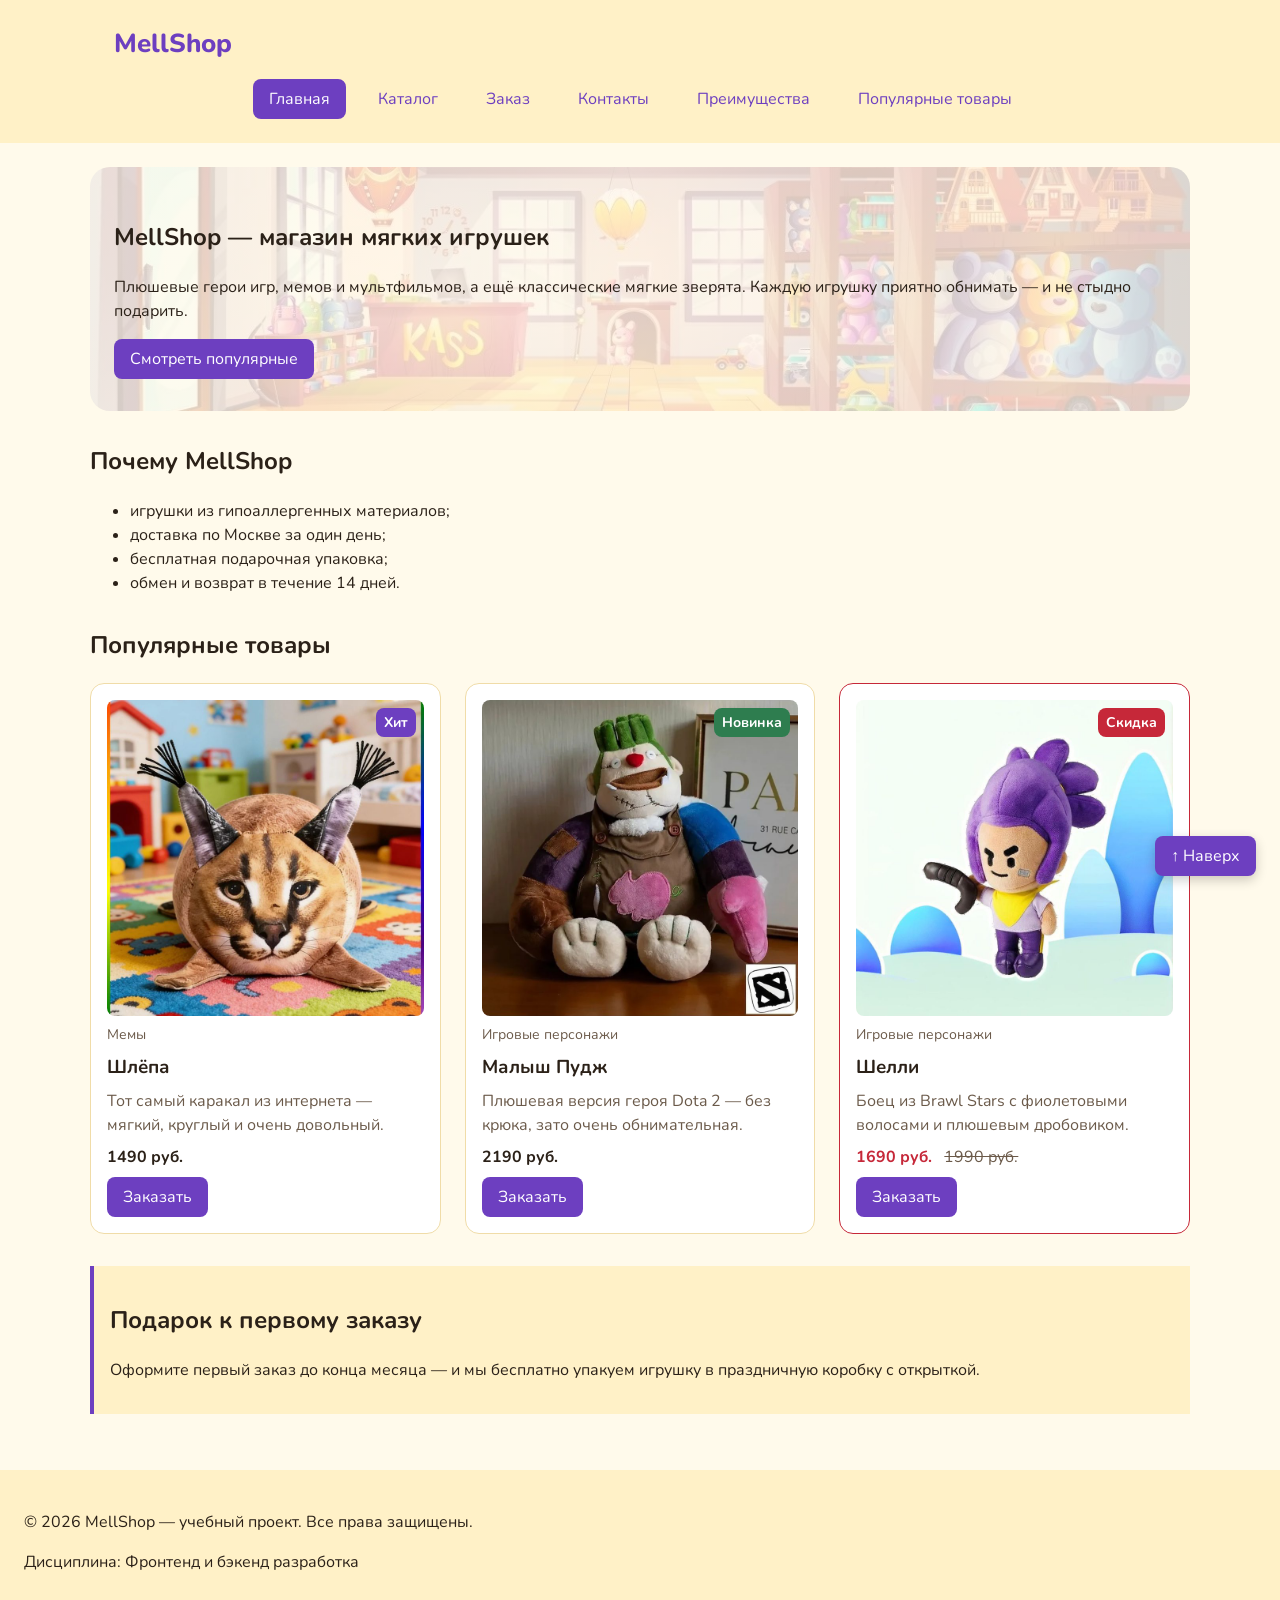
<file: index.html>
<!DOCTYPE html>
<html lang="ru">
<head>
  <meta charset="UTF-8">
  <meta name="viewport" content="width=device-width, initial-scale=1.0">
  <meta name="description" content="Главная страница магазина мягких игрушек MellShop: популярные товары, преимущества и форма заявки.">
  <meta property="og:type" content="website">
  <meta property="og:title" content="MellShop — магазин мягких игрушек">
  <meta property="og:description" content="Плюшевые герои игр, мемов и мультфильмов и классические мягкие зверята.">
  <meta property="og:image" content="https://aleksandr5325.github.io/kr1-html-css-shop/images/preview.jpg">
  <title>MellShop — магазин мягких игрушек</title>
  <link rel="stylesheet" href="css/style.css">
  <script src="js/main.js" defer></script>
</head>
<body>
  <a class="button button--primary skip-link" href="#main">Перейти к содержимому</a>
  <header class="site-header">
    <div class="site-header__inner">
      <a class="site-header__logo" href="index.html">MellShop</a>

      <nav class="site-nav" aria-label="Основная навигация">
        <ul class="site-nav__list">
          <li class="site-nav__item"><a class="site-nav__link site-nav__link--active" href="index.html" aria-current="page">Главная</a></li>
          <li class="site-nav__item"><a class="site-nav__link" href="catalog.html">Каталог</a></li>
          <li class="site-nav__item"><a class="site-nav__link" href="order.html">Заказ</a></li>
          <li class="site-nav__item"><a class="site-nav__link" href="contacts.html">Контакты</a></li>
          <li class="site-nav__item"><a class="site-nav__link" href="index.html#advantages">Преимущества</a></li>
          <li class="site-nav__item"><a class="site-nav__link" href="index.html#popular">Популярные товары</a></li>
        </ul>
      </nav>
    </div>
  </header>

  <main id="main">
    <section class="hero">
      <h1>MellShop — магазин мягких игрушек</h1>
      <p>
        Плюшевые герои игр, мемов и мультфильмов, а ещё классические мягкие зверята.
        Каждую игрушку приятно обнимать — и не стыдно подарить.
      </p>
      <a class="button button--primary" href="#popular">Смотреть популярные</a>
    </section>

    <section class="section" id="advantages">
      <h2 class="section__title">Почему MellShop</h2>

      <ul class="advantages-list">
        <li>игрушки из гипоаллергенных материалов;</li>
        <li>доставка по Москве за один день;</li>
        <li>бесплатная подарочная упаковка;</li>
        <li>обмен и возврат в течение 14 дней.</li>
      </ul>
    </section>

    <section class="section" id="popular">
      <h2 class="section__title">Популярные товары</h2>

      <div class="products-grid">
        <article class="product-card">
          <span class="product-card__badge">Хит</span>
          <img
            class="product-card__image"
            src="images/shlepa.jpg"
            alt="Мягкая игрушка Шлёпа — каракал с большими ушами"
            width="800"
            height="800"
          >
          <p class="product-card__category">Мемы</p>
          <h3 class="product-card__title">Шлёпа</h3>
          <p class="product-card__description">Тот самый каракал из интернета — мягкий, круглый и очень довольный.</p>
          <p class="product-card__price">1490 руб.</p>
          <button
            class="button button--primary product-card__button"
            type="button"
            data-product="Шлёпа"
          >
            Заказать
          </button>
        </article>

        <article class="product-card">
          <span class="product-card__badge product-card__badge--new">Новинка</span>
          <img
            class="product-card__image"
            src="images/pudge.jpg"
            alt="Мягкая игрушка Малыш Пудж из Dota 2"
            width="800"
            height="800"
          >
          <p class="product-card__category">Игровые персонажи</p>
          <h3 class="product-card__title">Малыш Пудж</h3>
          <p class="product-card__description">Плюшевая версия героя Dota 2 — без крюка, зато очень обнимательная.</p>
          <p class="product-card__price">2190 руб.</p>
          <button
            class="button button--primary product-card__button"
            type="button"
            data-product="Малыш Пудж"
          >
            Заказать
          </button>
        </article>

        <article class="product-card product-card--discount">
          <span class="product-card__badge product-card__badge--sale">Скидка</span>
          <img
            class="product-card__image"
            src="images/shelly.jpg"
            alt="Мягкая игрушка Шелли из Brawl Stars с фиолетовыми волосами"
            width="800"
            height="800"
          >
          <p class="product-card__category">Игровые персонажи</p>
          <h3 class="product-card__title">Шелли</h3>
          <p class="product-card__description">Боец из Brawl Stars с фиолетовыми волосами и плюшевым дробовиком.</p>
          <p class="product-card__price">
            1690 руб.
            <s class="product-card__old-price">1990 руб.</s>
          </p>
          <button
            class="button button--primary product-card__button"
            type="button"
            data-product="Шелли"
          >
            Заказать
          </button>
        </article>
      </div>
    </section>

    <aside class="aside-info">
      <h2>Подарок к первому заказу</h2>
      <p>
        Оформите первый заказ до конца месяца — и мы бесплатно упакуем игрушку
        в праздничную коробку с открыткой.
      </p>
    </aside>
  </main>

  <footer class="site-footer" id="contacts">
    <p>&copy; 2026 MellShop — учебный проект. Все права защищены.</p>
    <p>Дисциплина: Фронтенд и бэкенд разработка</p>
  </footer>

  <a class="button button--primary to-top" href="#">↑ Наверх</a>

  <dialog class="order-dialog" id="order-dialog" aria-labelledby="order-dialog-title">
    <h2 class="order-dialog__title" id="order-dialog-title">Оформление заявки</h2>

    <form class="order-form" id="order-form" action="#" method="post" novalidate>
      <input id="selected-product" name="selected-product" type="hidden">

      <div class="order-form__field">
        <label class="order-form__label" for="order-name">Имя</label>
        <input
          class="order-form__input"
          id="order-name"
          name="name"
          type="text"
          placeholder="Введите ваше имя"
          minlength="2"
          autocomplete="given-name"
          required
        >
      </div>

      <div class="order-form__field">
        <label class="order-form__label" for="order-email">E-mail</label>
        <input
          class="order-form__input"
          id="order-email"
          name="email"
          type="email"
          placeholder="example@mail.ru"
          autocomplete="email"
          required
        >
      </div>

      <div class="order-form__field">
        <label class="order-form__label" for="order-phone">Телефон</label>
        <input
          class="order-form__input"
          id="order-phone"
          name="phone"
          type="tel"
          inputmode="tel"
          placeholder="+7 (900) 000-00-00"
          pattern="^\+7 \(\d{3}\) \d{3}-\d{2}-\d{2}$"
          required
        >
        <small class="order-form__hint">Формат: +7 (900) 000-00-00</small>
      </div>

      <div class="order-form__field">
        <label class="order-form__label" for="order-date">Дата связи</label>
        <input
          class="order-form__input"
          id="order-date"
          name="date"
          type="date"
        >
      </div>

      <div class="order-form__field">
        <label class="order-form__label" for="order-topic">Тема заявки</label>
        <select class="order-form__select" id="order-topic" name="topic" required>
          <option value="">Выберите тему</option>
          <option value="product">Заказ товара</option>
          <option value="consultation">Консультация</option>
          <option value="delivery">Доставка</option>
        </select>
      </div>

      <div class="order-form__field">
        <label class="order-form__label" for="order-comment">Комментарий</label>
        <textarea
          class="order-form__textarea"
          id="order-comment"
          name="comment"
          rows="4"
          placeholder="Укажите дополнительную информацию"
        ></textarea>
      </div>

      <div class="order-form__field order-form__field--checkbox">
        <label class="order-form__label">
          <input
            id="order-agreement"
            name="agreement"
            type="checkbox"
            required
          >
          Я согласен на обработку данных
        </label>
      </div>

      <div class="order-form__actions">
        <button class="button button--secondary" type="button" id="close-order-dialog">
          Закрыть
        </button>
        <button class="button button--primary" type="submit">
          Отправить заявку
        </button>
      </div>
    </form>
  </dialog>

  <p class="success-message" id="success-message" hidden>
    Форма успешно отправлена!
  </p>
</body>
</html>
</file>
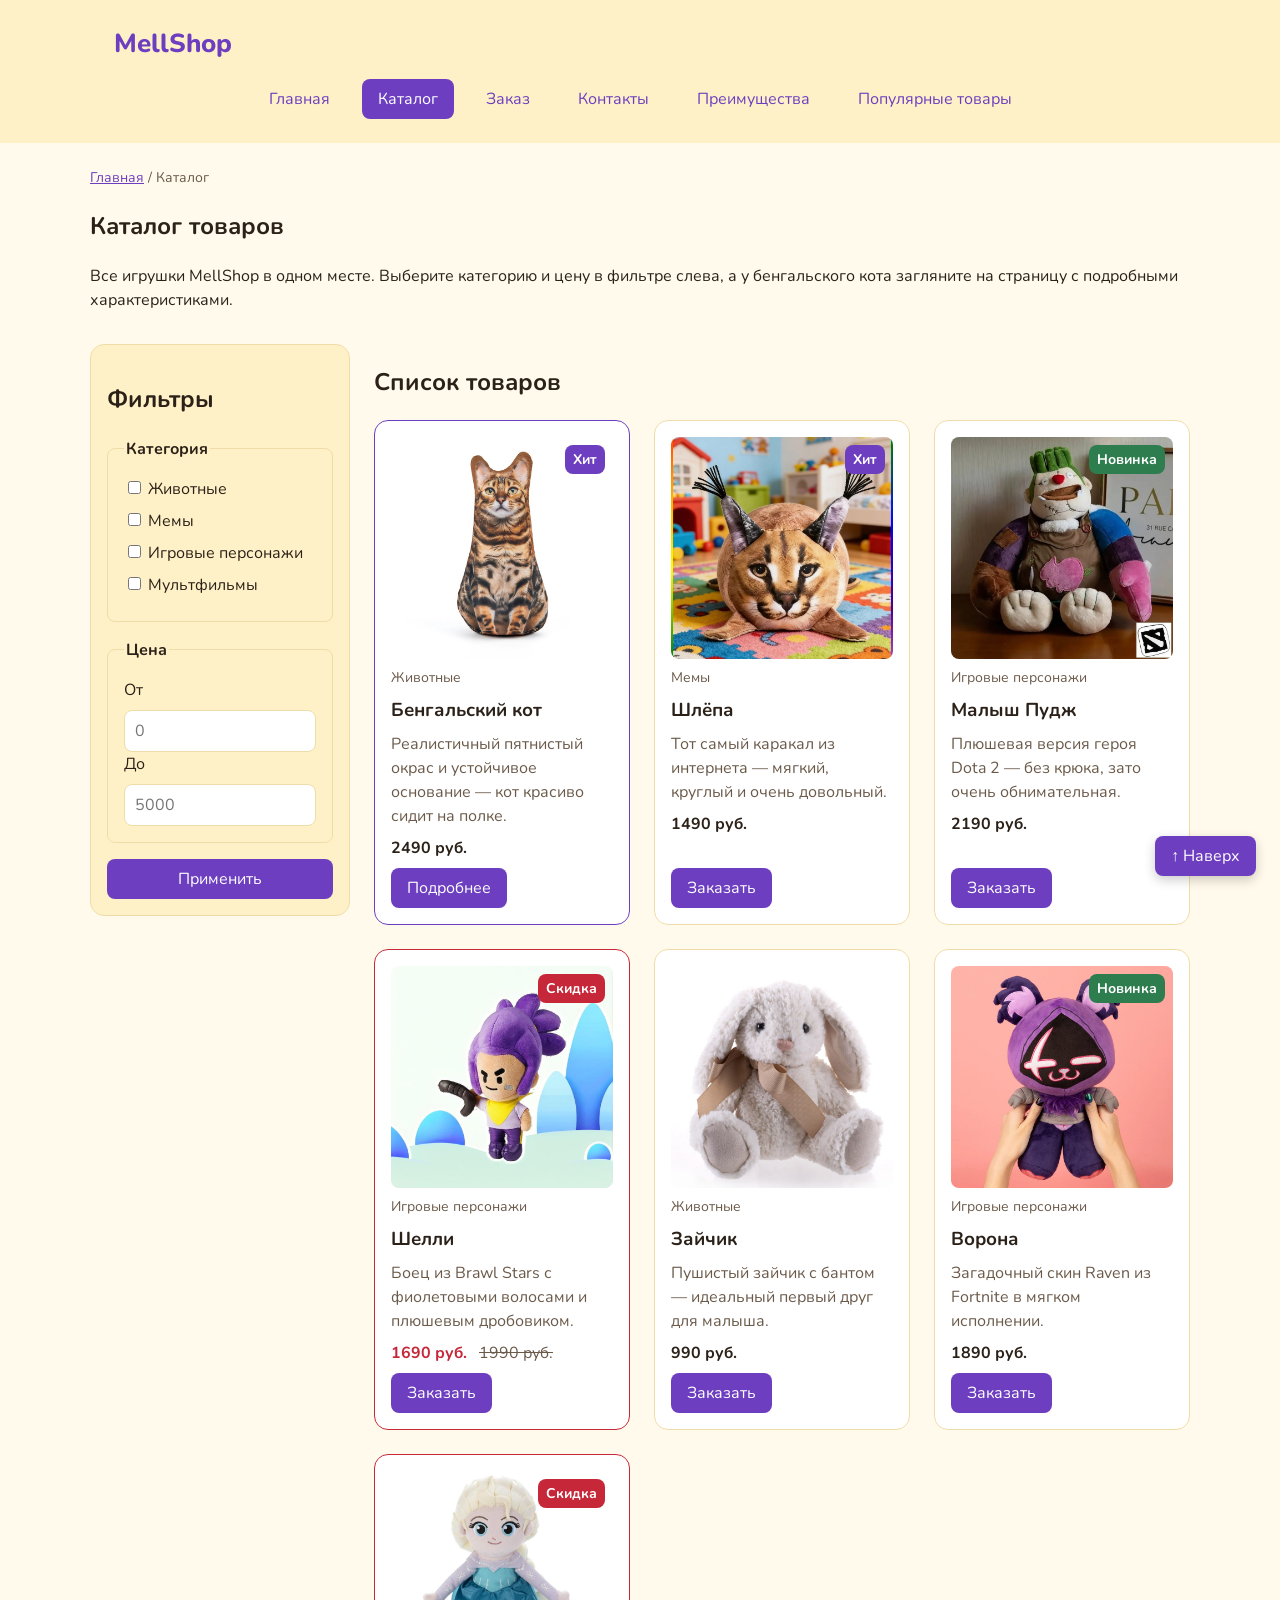
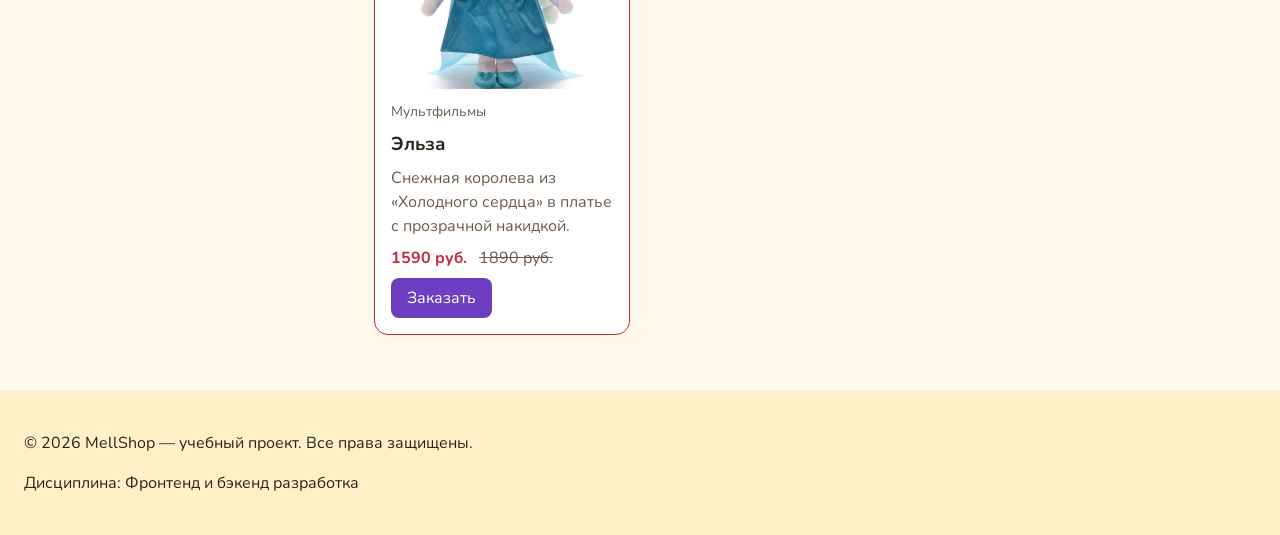
<file: catalog.html>
<!DOCTYPE html>
<html lang="ru">
<head>
  <meta charset="UTF-8">
  <meta name="viewport" content="width=device-width, initial-scale=1.0">
  <meta name="description" content="Каталог товаров магазина мягких игрушек MellShop.">
  <meta property="og:type" content="website">
  <meta property="og:title" content="Каталог товаров — MellShop">
  <meta property="og:description" content="Каталог товаров магазина мягких игрушек MellShop.">
  <meta property="og:image" content="https://aleksandr5325.github.io/kr1-html-css-shop/images/preview.jpg">
  <title>Каталог товаров — MellShop</title>
  <link rel="stylesheet" href="css/style.css">
</head>
<body>
  <a class="button button--primary skip-link" href="#main">Перейти к содержимому</a>
  <header class="site-header">
    <div class="site-header__inner">
      <a class="site-header__logo" href="index.html">MellShop</a>

      <nav class="site-nav" aria-label="Основная навигация">
        <ul class="site-nav__list">
          <li class="site-nav__item"><a class="site-nav__link" href="index.html">Главная</a></li>
          <li class="site-nav__item"><a class="site-nav__link site-nav__link--active" href="catalog.html" aria-current="page">Каталог</a></li>
          <li class="site-nav__item"><a class="site-nav__link" href="order.html">Заказ</a></li>
          <li class="site-nav__item"><a class="site-nav__link" href="contacts.html">Контакты</a></li>
          <li class="site-nav__item"><a class="site-nav__link" href="index.html#advantages">Преимущества</a></li>
          <li class="site-nav__item"><a class="site-nav__link" href="index.html#popular">Популярные товары</a></li>
        </ul>
      </nav>
    </div>
  </header>

  <main id="main">
    <nav class="breadcrumbs" aria-label="Хлебные крошки">
      <a class="breadcrumbs__link" href="index.html">Главная</a>
      <span class="breadcrumbs__current" aria-current="page">Каталог</span>
    </nav>

    <section class="section">
      <h1>Каталог товаров</h1>
      <p>
        Все игрушки MellShop в одном месте. Выберите категорию и цену в фильтре
        слева, а у бенгальского кота загляните на страницу с подробными характеристиками.
      </p>
    </section>

    <section class="catalog-layout">
      <aside class="catalog-filters">
        <h2>Фильтры</h2>

        <form class="filters-form" action="#" method="get">
          <fieldset class="filters-form__group">
            <legend class="filters-form__legend">Категория</legend>

            <label class="filters-form__label">
              <input type="checkbox" name="category" value="animals">
              Животные
            </label>

            <label class="filters-form__label">
              <input type="checkbox" name="category" value="memes">
              Мемы
            </label>

            <label class="filters-form__label">
              <input type="checkbox" name="category" value="games">
              Игровые персонажи
            </label>

            <label class="filters-form__label">
              <input type="checkbox" name="category" value="cartoons">
              Мультфильмы
            </label>
          </fieldset>

          <fieldset class="filters-form__group">
            <legend class="filters-form__legend">Цена</legend>

            <label class="filters-form__label" for="price-from">От</label>
            <input class="filters-form__input" id="price-from" name="price-from" type="number" min="0" placeholder="0">

            <label class="filters-form__label" for="price-to">До</label>
            <input class="filters-form__input" id="price-to" name="price-to" type="number" min="0" placeholder="5000">
          </fieldset>

          <button class="button button--primary" type="submit">Применить</button>
        </form>
      </aside>

      <section class="catalog-products">
        <h2>Список товаров</h2>

        <div class="products-grid">
          <article class="product-card product-card--featured">
            <span class="product-card__badge">Хит</span>
            <img
              class="product-card__image"
              src="images/bengal-cat.jpg"
              alt="Мягкая игрушка — бенгальский кот с пятнистым окрасом"
              width="800"
              height="800"
            >
            <p class="product-card__category">Животные</p>
            <h3 class="product-card__title">Бенгальский кот</h3>
            <p class="product-card__description">Реалистичный пятнистый окрас и устойчивое основание — кот красиво сидит на полке.</p>
            <p class="product-card__price">2490 руб.</p>
            <a class="button button--primary product-card__button" href="product.html">Подробнее</a>
          </article>

          <article class="product-card">
            <span class="product-card__badge">Хит</span>
            <img
              class="product-card__image"
              src="images/shlepa.jpg"
              alt="Мягкая игрушка Шлёпа — каракал с большими ушами"
              width="800"
              height="800"
            >
            <p class="product-card__category">Мемы</p>
            <h3 class="product-card__title">Шлёпа</h3>
            <p class="product-card__description">Тот самый каракал из интернета — мягкий, круглый и очень довольный.</p>
            <p class="product-card__price">1490 руб.</p>
            <a class="button button--primary product-card__button" href="order.html">Заказать</a>
          </article>

          <article class="product-card">
            <span class="product-card__badge product-card__badge--new">Новинка</span>
            <img
              class="product-card__image"
              src="images/pudge.jpg"
              alt="Мягкая игрушка Малыш Пудж из Dota 2"
              width="800"
              height="800"
            >
            <p class="product-card__category">Игровые персонажи</p>
            <h3 class="product-card__title">Малыш Пудж</h3>
            <p class="product-card__description">Плюшевая версия героя Dota 2 — без крюка, зато очень обнимательная.</p>
            <p class="product-card__price">2190 руб.</p>
            <a class="button button--primary product-card__button" href="order.html">Заказать</a>
          </article>

          <article class="product-card product-card--discount">
            <span class="product-card__badge product-card__badge--sale">Скидка</span>
            <img
              class="product-card__image"
              src="images/shelly.jpg"
              alt="Мягкая игрушка Шелли из Brawl Stars с фиолетовыми волосами"
              width="800"
              height="800"
            >
            <p class="product-card__category">Игровые персонажи</p>
            <h3 class="product-card__title">Шелли</h3>
            <p class="product-card__description">Боец из Brawl Stars с фиолетовыми волосами и плюшевым дробовиком.</p>
            <p class="product-card__price">
              1690 руб.
              <s class="product-card__old-price">1990 руб.</s>
            </p>
            <a class="button button--primary product-card__button" href="order.html">Заказать</a>
          </article>

          <article class="product-card">
            <img
              class="product-card__image"
              src="images/bunny.jpg"
              alt="Белый плюшевый зайчик с бантом"
              width="800"
              height="800"
            >
            <p class="product-card__category">Животные</p>
            <h3 class="product-card__title">Зайчик</h3>
            <p class="product-card__description">Пушистый зайчик с бантом — идеальный первый друг для малыша.</p>
            <p class="product-card__price">990 руб.</p>
            <a class="button button--primary product-card__button" href="order.html">Заказать</a>
          </article>

          <article class="product-card">
            <span class="product-card__badge product-card__badge--new">Новинка</span>
            <img
              class="product-card__image"
              src="images/raven.jpg"
              alt="Мягкая игрушка Ворона из Fortnite в фиолетовом капюшоне"
              width="800"
              height="800"
            >
            <p class="product-card__category">Игровые персонажи</p>
            <h3 class="product-card__title">Ворона</h3>
            <p class="product-card__description">Загадочный скин Raven из Fortnite в мягком исполнении.</p>
            <p class="product-card__price">1890 руб.</p>
            <a class="button button--primary product-card__button" href="order.html">Заказать</a>
          </article>

          <article class="product-card product-card--discount">
            <span class="product-card__badge product-card__badge--sale">Скидка</span>
            <img
              class="product-card__image"
              src="images/elsa.jpg"
              alt="Мягкая кукла Эльза из «Холодного сердца» в голубом платье"
              width="800"
              height="800"
            >
            <p class="product-card__category">Мультфильмы</p>
            <h3 class="product-card__title">Эльза</h3>
            <p class="product-card__description">Снежная королева из «Холодного сердца» в платье с прозрачной накидкой.</p>
            <p class="product-card__price">
              1590 руб.
              <s class="product-card__old-price">1890 руб.</s>
            </p>
            <a class="button button--primary product-card__button" href="order.html">Заказать</a>
          </article>
        </div>
      </section>
    </section>
  </main>

  <footer class="site-footer">
    <p>&copy; 2026 MellShop — учебный проект. Все права защищены.</p>
    <p>Дисциплина: Фронтенд и бэкенд разработка</p>
  </footer>

  <a class="button button--primary to-top" href="#">↑ Наверх</a>

</body>
</html>
</file>
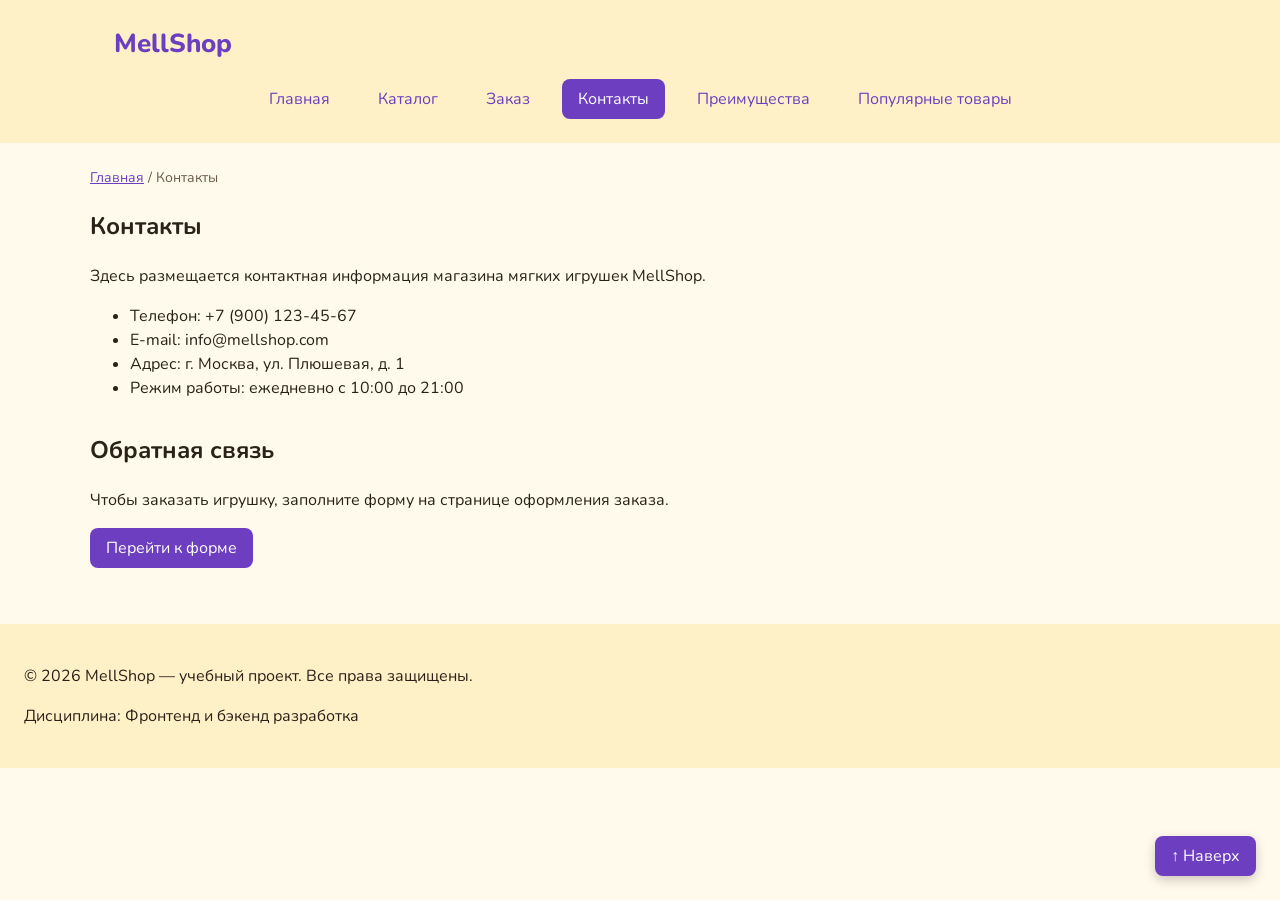
<file: contacts.html>
<!DOCTYPE html>
<html lang="ru">
<head>
  <meta charset="UTF-8">
  <meta name="viewport" content="width=device-width, initial-scale=1.0">
  <meta name="description" content="Контактная информация магазина мягких игрушек MellShop.">
  <meta property="og:type" content="website">
  <meta property="og:title" content="Контакты — MellShop">
  <meta property="og:description" content="Контактная информация магазина мягких игрушек MellShop.">
  <meta property="og:image" content="https://aleksandr5325.github.io/kr1-html-css-shop/images/preview.jpg">
  <title>Контакты — MellShop</title>
  <link rel="stylesheet" href="css/style.css">
</head>
<body>
  <a class="button button--primary skip-link" href="#main">Перейти к содержимому</a>
  <header class="site-header">
    <div class="site-header__inner">
      <a class="site-header__logo" href="index.html">MellShop</a>

      <nav class="site-nav" aria-label="Основная навигация">
        <ul class="site-nav__list">
          <li class="site-nav__item"><a class="site-nav__link" href="index.html">Главная</a></li>
          <li class="site-nav__item"><a class="site-nav__link" href="catalog.html">Каталог</a></li>
          <li class="site-nav__item"><a class="site-nav__link" href="order.html">Заказ</a></li>
          <li class="site-nav__item"><a class="site-nav__link site-nav__link--active" href="contacts.html" aria-current="page">Контакты</a></li>
          <li class="site-nav__item"><a class="site-nav__link" href="index.html#advantages">Преимущества</a></li>
          <li class="site-nav__item"><a class="site-nav__link" href="index.html#popular">Популярные товары</a></li>
        </ul>
      </nav>
    </div>
  </header>

  <main id="main">
    <nav class="breadcrumbs" aria-label="Хлебные крошки">
      <a class="breadcrumbs__link" href="index.html">Главная</a>
      <span class="breadcrumbs__current" aria-current="page">Контакты</span>
    </nav>

    <section class="section">
      <h1>Контакты</h1>
      <p>
        Здесь размещается контактная информация магазина мягких игрушек MellShop.
      </p>

      <ul>
        <li>Телефон: +7 (900) 123-45-67</li>
        <li>E-mail: info@mellshop.com</li>
        <li>Адрес: г. Москва, ул. Плюшевая, д. 1</li>
        <li>Режим работы: ежедневно с 10:00 до 21:00</li>
      </ul>
    </section>

    <section class="section" id="feedback">
      <h2 class="section__title">Обратная связь</h2>
      <p>
        Чтобы заказать игрушку, заполните форму на странице оформления заказа.
      </p>
      <a class="button button--primary" href="order.html">Перейти к форме</a>
    </section>
  </main>

  <footer class="site-footer">
    <p>&copy; 2026 MellShop — учебный проект. Все права защищены.</p>
    <p>Дисциплина: Фронтенд и бэкенд разработка</p>
  </footer>

  <a class="button button--primary to-top" href="#">↑ Наверх</a>

</body>
</html>
</file>
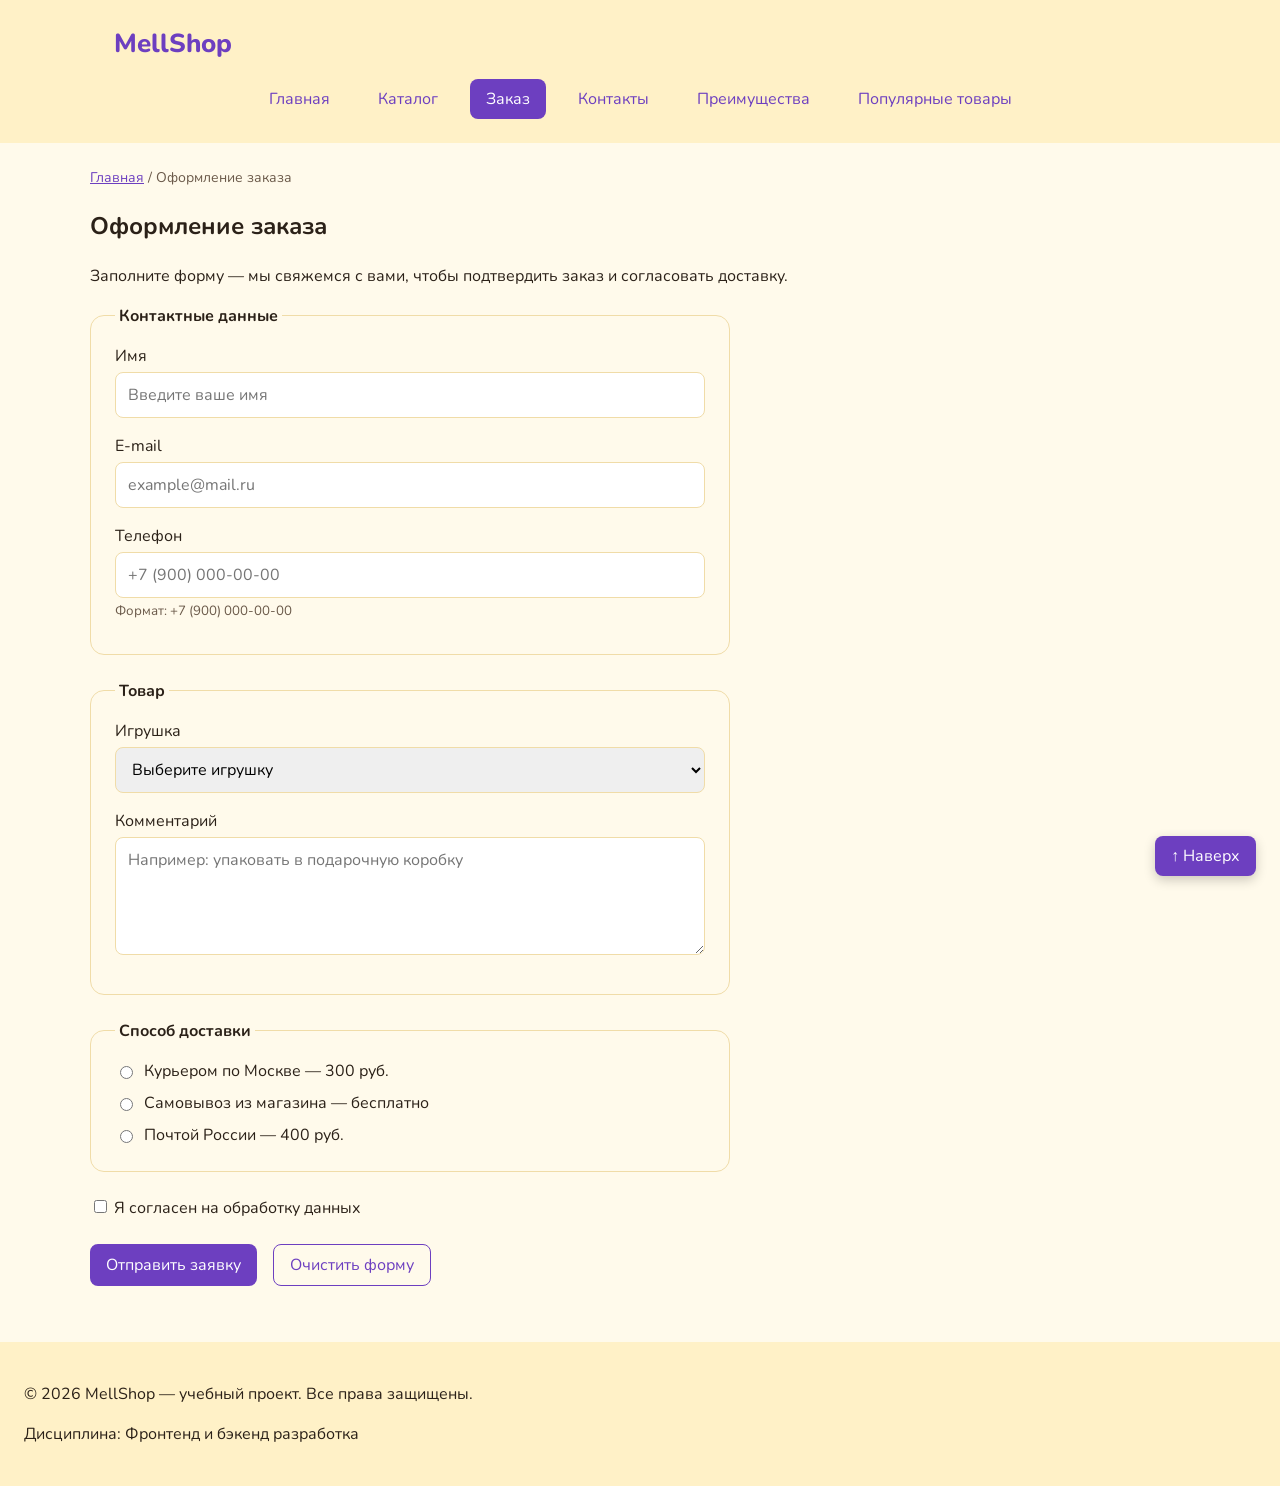
<file: order.html>
<!DOCTYPE html>
<html lang="ru">
<head>
  <meta charset="UTF-8">
  <meta name="viewport" content="width=device-width, initial-scale=1.0">
  <meta name="description" content="Оформление заказа мягкой игрушки в магазине MellShop: выбор товара, способа доставки и контактные данные.">
  <meta property="og:type" content="website">
  <meta property="og:title" content="Оформление заказа — MellShop">
  <meta property="og:description" content="Оформление заказа мягкой игрушки в магазине MellShop.">
  <meta property="og:image" content="https://aleksandr5325.github.io/kr1-html-css-shop/images/preview.jpg">
  <title>Оформление заказа — MellShop</title>
  <link rel="stylesheet" href="css/style.css">
</head>
<body>
  <a class="button button--primary skip-link" href="#main">Перейти к содержимому</a>
  <header class="site-header">
    <div class="site-header__inner">
      <a class="site-header__logo" href="index.html">MellShop</a>

      <nav class="site-nav" aria-label="Основная навигация">
        <ul class="site-nav__list">
          <li class="site-nav__item"><a class="site-nav__link" href="index.html">Главная</a></li>
          <li class="site-nav__item"><a class="site-nav__link" href="catalog.html">Каталог</a></li>
          <li class="site-nav__item"><a class="site-nav__link site-nav__link--active" href="order.html" aria-current="page">Заказ</a></li>
          <li class="site-nav__item"><a class="site-nav__link" href="contacts.html">Контакты</a></li>
          <li class="site-nav__item"><a class="site-nav__link" href="index.html#advantages">Преимущества</a></li>
          <li class="site-nav__item"><a class="site-nav__link" href="index.html#popular">Популярные товары</a></li>
        </ul>
      </nav>
    </div>
  </header>

  <main id="main">
    <nav class="breadcrumbs" aria-label="Хлебные крошки">
      <a class="breadcrumbs__link" href="index.html">Главная</a>
      <span class="breadcrumbs__current" aria-current="page">Оформление заказа</span>
    </nav>

    <section class="section">
      <h1>Оформление заказа</h1>
      <p>
        Заполните форму — мы свяжемся с вами, чтобы подтвердить заказ
        и согласовать доставку.
      </p>

      <form class="order-form order-form--page" action="#" method="post">
        <fieldset class="order-form__group">
          <legend class="order-form__legend">Контактные данные</legend>

          <div class="order-form__field">
            <label class="order-form__label" for="order-name">Имя</label>
            <input
              class="order-form__input"
              id="order-name"
              name="name"
              type="text"
              placeholder="Введите ваше имя"
              minlength="2"
              autocomplete="given-name"
              required
            >
          </div>

          <div class="order-form__field">
            <label class="order-form__label" for="order-email">E-mail</label>
            <input
              class="order-form__input"
              id="order-email"
              name="email"
              type="email"
              placeholder="example@mail.ru"
              autocomplete="email"
              required
            >
          </div>

          <div class="order-form__field">
            <label class="order-form__label" for="order-phone">Телефон</label>
            <input
              class="order-form__input"
              id="order-phone"
              name="phone"
              type="tel"
              inputmode="tel"
              placeholder="+7 (900) 000-00-00"
              pattern="^\+7 \(\d{3}\) \d{3}-\d{2}-\d{2}$"
              required
            >
            <small class="order-form__hint">Формат: +7 (900) 000-00-00</small>
          </div>
        </fieldset>

        <fieldset class="order-form__group">
          <legend class="order-form__legend">Товар</legend>

          <div class="order-form__field">
            <label class="order-form__label" for="order-product">Игрушка</label>
            <select class="order-form__select" id="order-product" name="product" required>
              <option value="">Выберите игрушку</option>
              <option value="bengal-cat">Бенгальский кот — 2490 руб.</option>
              <option value="shlepa">Шлёпа — 1490 руб.</option>
              <option value="pudge">Малыш Пудж — 2190 руб.</option>
              <option value="shelly">Шелли — 1690 руб.</option>
              <option value="bunny">Зайчик — 990 руб.</option>
              <option value="raven">Ворона — 1890 руб.</option>
              <option value="elsa">Эльза — 1590 руб.</option>
            </select>
          </div>

          <div class="order-form__field">
            <label class="order-form__label" for="order-comment">Комментарий</label>
            <textarea
              class="order-form__textarea"
              id="order-comment"
              name="comment"
              rows="4"
              placeholder="Например: упаковать в подарочную коробку"
            ></textarea>
          </div>
        </fieldset>

        <fieldset class="order-form__group">
          <legend class="order-form__legend">Способ доставки</legend>

          <label class="order-form__option">
            <input type="radio" name="delivery" value="courier" required>
            Курьером по Москве — 300 руб.
          </label>

          <label class="order-form__option">
            <input type="radio" name="delivery" value="pickup">
            Самовывоз из магазина — бесплатно
          </label>

          <label class="order-form__option">
            <input type="radio" name="delivery" value="post">
            Почтой России — 400 руб.
          </label>
        </fieldset>

        <div class="order-form__field order-form__field--checkbox">
          <label class="order-form__label">
            <input id="order-agreement" name="agreement" type="checkbox" required>
            Я согласен на обработку данных
          </label>
        </div>

        <div class="order-form__actions">
          <button class="button button--primary" type="submit">Отправить заявку</button>
          <button class="button button--secondary" type="reset">Очистить форму</button>
        </div>
      </form>
    </section>
  </main>

  <footer class="site-footer">
    <p>&copy; 2026 MellShop — учебный проект. Все права защищены.</p>
    <p>Дисциплина: Фронтенд и бэкенд разработка</p>
  </footer>

  <a class="button button--primary to-top" href="#">↑ Наверх</a>

</body>
</html>
</file>
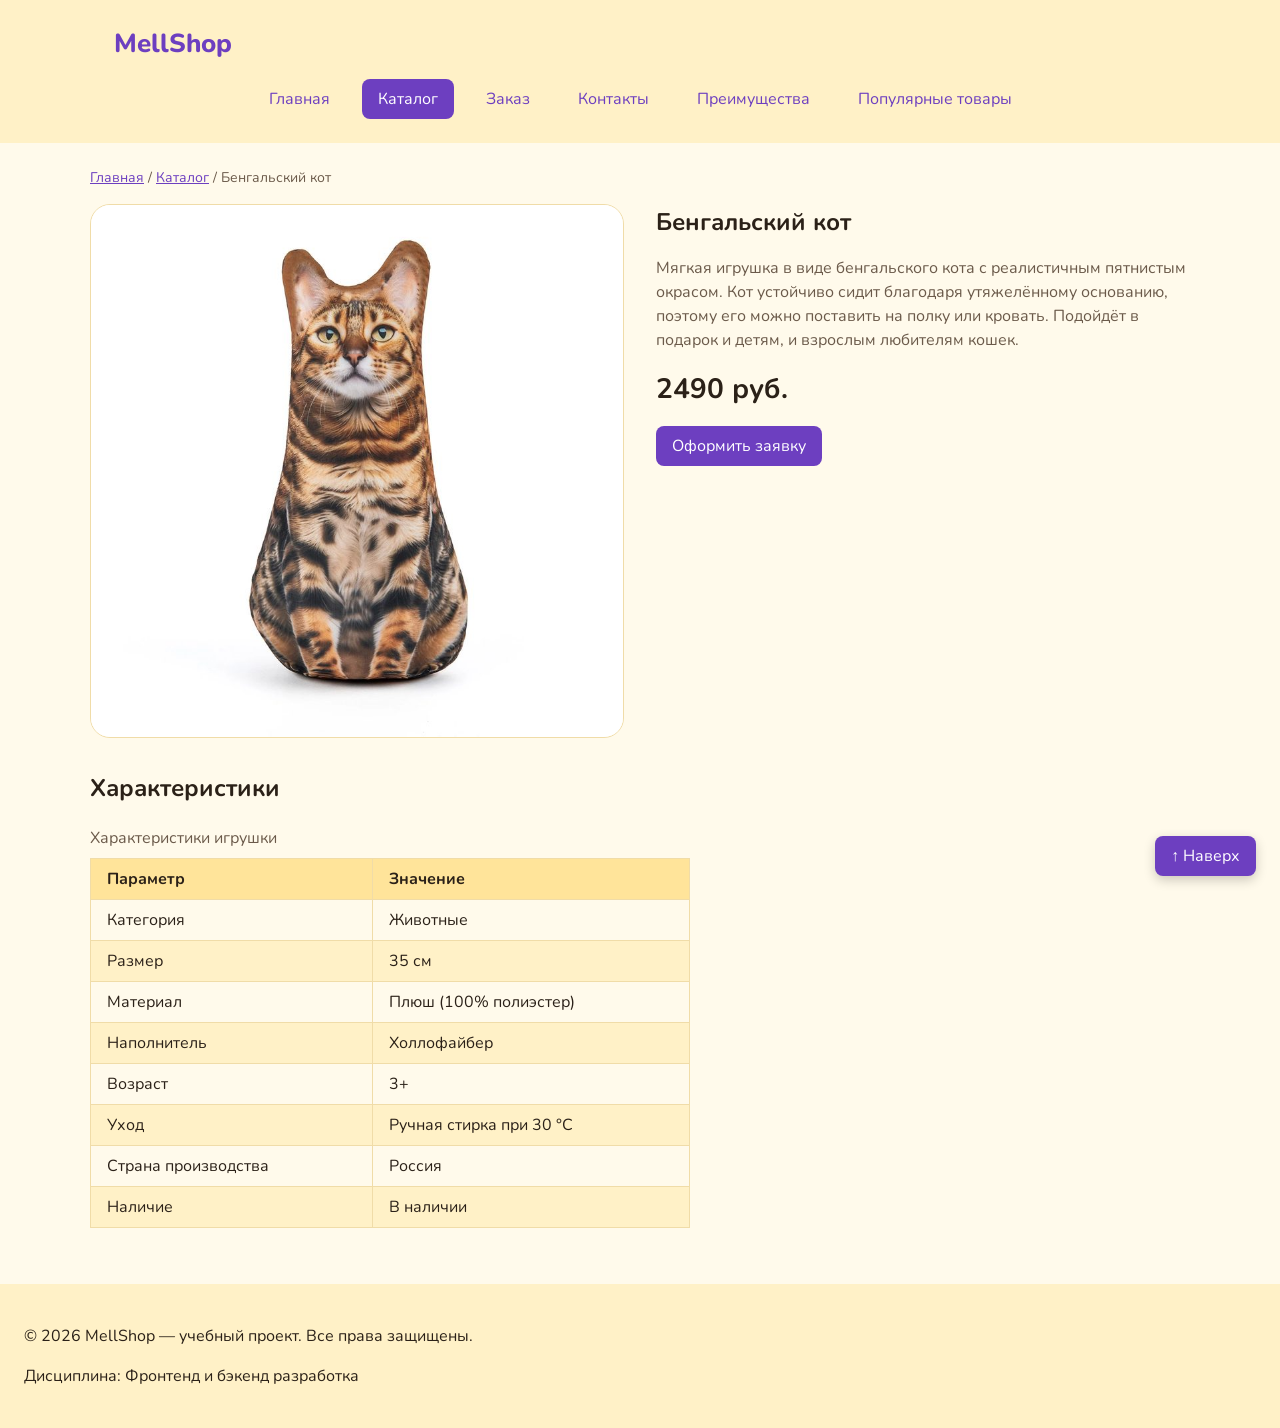
<file: product.html>
<!DOCTYPE html>
<html lang="ru">
<head>
  <meta charset="UTF-8">
  <meta name="viewport" content="width=device-width, initial-scale=1.0">
  <meta name="description" content="Мягкая игрушка «Бенгальский кот» в магазине MellShop: описание, характеристики и цена.">
  <meta property="og:type" content="website">
  <meta property="og:title" content="Бенгальский кот — MellShop">
  <meta property="og:description" content="Мягкая игрушка «Бенгальский кот» в магазине MellShop: описание, характеристики и цена.">
  <meta property="og:image" content="https://aleksandr5325.github.io/kr1-html-css-shop/images/preview.jpg">
  <title>Бенгальский кот — MellShop</title>
  <link rel="stylesheet" href="css/style.css">
</head>
<body>
  <a class="button button--primary skip-link" href="#main">Перейти к содержимому</a>
  <header class="site-header">
    <div class="site-header__inner">
      <a class="site-header__logo" href="index.html">MellShop</a>

      <nav class="site-nav" aria-label="Основная навигация">
        <ul class="site-nav__list">
          <li class="site-nav__item"><a class="site-nav__link" href="index.html">Главная</a></li>
          <li class="site-nav__item"><a class="site-nav__link site-nav__link--active" href="catalog.html">Каталог</a></li>
          <li class="site-nav__item"><a class="site-nav__link" href="order.html">Заказ</a></li>
          <li class="site-nav__item"><a class="site-nav__link" href="contacts.html">Контакты</a></li>
          <li class="site-nav__item"><a class="site-nav__link" href="index.html#advantages">Преимущества</a></li>
          <li class="site-nav__item"><a class="site-nav__link" href="index.html#popular">Популярные товары</a></li>
        </ul>
      </nav>
    </div>
  </header>

  <main id="main">
    <nav class="breadcrumbs" aria-label="Хлебные крошки">
      <a class="breadcrumbs__link" href="index.html">Главная</a>
      <a class="breadcrumbs__link" href="catalog.html">Каталог</a>
      <span class="breadcrumbs__current" aria-current="page">Бенгальский кот</span>
    </nav>

    <section class="product">
      <img
        class="product__image"
        src="images/bengal-cat.jpg"
        alt="Мягкая игрушка — бенгальский кот с пятнистым окрасом"
        width="800"
        height="800"
      >

      <div class="product__info">
        <h1 class="product__title">Бенгальский кот</h1>
        <p class="product__description">
          Мягкая игрушка в виде бенгальского кота с реалистичным пятнистым окрасом.
          Кот устойчиво сидит благодаря утяжелённому основанию, поэтому его можно
          поставить на полку или кровать. Подойдёт в подарок и детям, и взрослым
          любителям кошек.
        </p>
        <p class="product__price">2490 руб.</p>
        <a class="button button--primary" href="order.html">Оформить заявку</a>
      </div>
    </section>

    <section class="section">
      <h2 class="section__title">Характеристики</h2>

      <table class="product-table">
        <caption>Характеристики игрушки</caption>
        <thead>
          <tr>
            <th>Параметр</th>
            <th>Значение</th>
          </tr>
        </thead>
        <tbody>
          <tr>
            <td>Категория</td>
            <td>Животные</td>
          </tr>
          <tr>
            <td>Размер</td>
            <td>35 см</td>
          </tr>
          <tr>
            <td>Материал</td>
            <td>Плюш (100% полиэстер)</td>
          </tr>
          <tr>
            <td>Наполнитель</td>
            <td>Холлофайбер</td>
          </tr>
          <tr>
            <td>Возраст</td>
            <td>3+</td>
          </tr>
          <tr>
            <td>Уход</td>
            <td>Ручная стирка при 30 °C</td>
          </tr>
          <tr>
            <td>Страна производства</td>
            <td>Россия</td>
          </tr>
          <tr>
            <td>Наличие</td>
            <td>В наличии</td>
          </tr>
        </tbody>
      </table>
    </section>
  </main>

  <footer class="site-footer">
    <p>&copy; 2026 MellShop — учебный проект. Все права защищены.</p>
    <p>Дисциплина: Фронтенд и бэкенд разработка</p>
  </footer>

  <a class="button button--primary to-top" href="#">↑ Наверх</a>
  
</body>
</html>
</file>
<file: css/style.css>
/*
  Шрифт Nunito с Google Fonts: округлые буквы подходят «мягкому» магазину.
*/
@import url("https://fonts.googleapis.com/css2?family=Nunito:wght@400;700;800&display=swap");

/* ===============================
   1. Переменные проекта
   =============================== */

:root {
  /* Основные цвета проекта: тёплая жёлто-фиолетовая палитра MellShop */
  --color-bg: #ffffff;
  --color-page: #fffaeb;
  --color-text: #2b2118;
  --color-muted: #6b5a4a;
  --color-primary: #6d3fc0;
  --color-primary-dark: #4f2a96;
  --color-border: #f0dca8;
  --color-surface: #fff1c7;
  --color-surface-accent: #ffe49a;
  --color-danger: #c62839;
  --color-success: #2e7d4f;
  --color-success-bg: #eaf7ef;
  --color-white: #ffffff;

  /* Тень карточки при наведении */
  --shadow-card: 0 8px 24px rgba(109, 63, 192, 0.18);

  /* Отступы */
  --space-xs: 4px;
  --space-sm: 8px;
  --space-md: 16px;
  --space-lg: 24px;
  --space-xl: 32px;

  /* Скругления */
  --radius-sm: 8px;
  --radius-md: 14px;
  --radius-lg: 20px;

  /* Размеры */
  --container-width: 1100px;
}


/* ===============================
   2. Базовые стили
   =============================== */

/*
  Универсальное правило для всех элементов.
  border-box делает расчёт размеров более понятным:
  width включает content, padding и border.
*/
* {
  box-sizing: border-box;
}

html {
  scroll-behavior: smooth;
}

:target {
  outline: 2px dashed var(--color-primary);
  outline-offset: 4px;
}

/*
  Убираем стандартный внешний отступ браузера у body.
  Без этого вокруг страницы может появиться белая рамка.
*/
body {
  margin: 0;
  font-family: "Nunito", Arial, sans-serif;
  line-height: 1.5;
  color: var(--color-text);
  background-color: var(--color-page);
}

/*
  Задаём внутренние отступы для основных областей страницы.
  Это делает содержимое визуально отделённым от краёв окна браузера.
  Отступы шапки и подвала задаются в блоках .site-header и .site-footer.
*/
main {
  padding: var(--space-lg);
}

/*
  Подвал сайта — блок site-footer.
  Тот же фон, что у шапки, визуально отделяет его от основного содержимого.
*/
.site-footer {
  padding: var(--space-lg);
  background-color: var(--color-surface);
}


/* ===============================
   3. Общие элементы интерфейса
   =============================== */

a {
  color: var(--color-primary);
}

a:hover {
  color: var(--color-primary-dark);
}

a:focus-visible {
  outline: 2px solid var(--color-primary);
  outline-offset: 3px;
}

/*
  Шапка сайта — блок site-header.
  Фон тянется на всю ширину окна.
*/
.site-header {
  background-color: var(--color-surface);
}

/*
  Внутренний контейнер шапки: ограничиваем ширину содержимого,
  чтобы оно не растягивалось слишком сильно на широких экранах.
*/
.site-header__inner {
  max-width: var(--container-width);
  margin: 0 auto;
  padding: var(--space-lg);
}

/*
  Текстовый логотип.
*/
.site-header__logo {
  font-size: 26px;
  font-weight: 800;
  color: var(--color-primary);
  text-decoration: none;
}

/*
  Основная навигация — блок site-nav.
  Список пунктов меню выстраивается в строку через Flexbox.
*/
.site-nav__list {
  display: flex;
  flex-wrap: wrap;
  justify-content: center;
  align-items: center;
  gap: var(--space-md);
  padding: 0;
  margin: var(--space-md) 0 0;
  list-style: none;
}

/*
  Ссылка меню.
*/
.site-nav__link {
  display: inline-block;
  padding: var(--space-sm) var(--space-md);
  color: var(--color-primary);
  text-decoration: none;
  border-radius: var(--radius-sm);
}

/*
  При наведении ссылка заливается основным цветом.
*/
.site-nav__link:hover {
  color: var(--color-white);
  background-color: var(--color-primary);
}

.site-nav__link:focus-visible {
  outline: 2px solid var(--color-primary);
  outline-offset: 3px;
}

/*
  Модификатор: пункт меню текущей страницы.
*/
.site-nav__link--active {
  color: var(--color-white);
  background-color: var(--color-primary);
}

.breadcrumbs {
  max-width: var(--container-width);
  margin: 0 auto var(--space-md);
  font-size: 14px;
  color: var(--color-muted);
}

.breadcrumbs__link {
  color: var(--color-primary);
}

/*
  Разделитель «/» перед каждым пунктом, кроме первого:
  перед второй и следующими ссылками и перед текущей страницей.
*/
.breadcrumbs__link + .breadcrumbs__link::before,
.breadcrumbs__current::before {
  content: "/";
  display: inline-block;
  margin-right: var(--space-xs);
  color: var(--color-muted);
}

/*
  Кнопка — самостоятельный блок button.
  Базовый класс задаёт размеры и форму, цвет задают модификаторы.
  Используется и для <button>, и для ссылок <a>, оформленных как кнопка.
*/
.button {
  display: inline-block;
  padding: var(--space-sm) var(--space-md);
  border: none;
  border-radius: var(--radius-sm);
  font: inherit;
  text-decoration: none;
  cursor: pointer;
}

/*
  Модификатор: основная кнопка.
*/
.button--primary {
  color: var(--color-white);
  background-color: var(--color-primary);
}

/*
  color нужен для ссылок-кнопок: иначе при наведении
  срабатывает общее правило a:hover и текст сливается с фоном.
*/
.button--primary:hover {
  color: var(--color-white);
  background-color: var(--color-primary-dark);
}

/*
  Модификатор: второстепенная кнопка.
*/
.button--secondary {
  color: var(--color-primary);
  background-color: transparent;
  border: 1px solid var(--color-primary);
}

.button--secondary:hover {
  color: var(--color-white);
  background-color: var(--color-primary);
}

.button:focus-visible {
  outline: 2px solid var(--color-primary);
  outline-offset: 3px;
}

/*
  Отключённая кнопка: атрибут disabled или модификатор.
*/
.button:disabled,
.button--disabled {
  opacity: 0.6;
  cursor: not-allowed;
}

/*
  Кнопка «Наверх» — блок to-top.
  Внешний вид берётся из .button и .button--primary (БЭМ-микс),
  здесь только положение: всегда в правом нижнем углу окна.
*/
.to-top {
  position: fixed;
  right: var(--space-lg);
  bottom: var(--space-lg);
  z-index: 10;
  box-shadow: 0 4px 12px rgba(0, 0, 0, 0.2);
}

/*
  Ссылка «Перейти к содержимому» для тех, кто управляет сайтом с клавиатуры.
  Спрятана за верхним краем окна и выезжает, только когда получает фокус (клавиша Tab).
*/
.skip-link {
  position: absolute;
  top: -100px;
  left: var(--space-md);
  z-index: 20;
}

.skip-link:focus {
  top: var(--space-md);
}

/*
  После перехода по ссылке не обводим весь main пунктиром от правила :target.
*/
main:target {
  outline: none;
}

/* ===============================
   4. Компоненты страницы
   =============================== */

/*
  Hero-блок — первый крупный блок страницы.
  Он визуально отделяется от остальных разделов фоном и отступами.
*/
.hero {
  max-width: var(--container-width);
  margin: 0 auto var(--space-xl);
  padding: var(--space-xl) var(--space-lg);
  background:
    linear-gradient(rgba(255, 250, 235, 0.8), rgba(255, 250, 235, 0.8)),
    url("../images/toy-store.jpg") center / cover;
  border-radius: var(--radius-lg);
}

/*
  Общий класс для разделов страницы.
*/
.section {
  max-width: var(--container-width);
  margin: 0 auto var(--space-xl);
}

/*
  Убираем лишний верхний отступ у заголовков разделов.
*/
.section__title {
  margin-top: 0;
}

.products-grid {
  display: grid;
  grid-template-columns: repeat(3, 1fr);
  gap: var(--space-lg);
}

/*
  Карточка товара — блок product-card.
  Используется на главной странице и в каталоге.
*/
.product-card {
  position: relative;
  display: flex;
  flex-direction: column;
  gap: var(--space-sm);
  padding: var(--space-md);
  border: 1px solid var(--color-border);
  border-radius: var(--radius-md);
  background-color: var(--color-bg);
  transition: transform 0.2s, box-shadow 0.2s, border-color 0.2s;
}

.product-card:hover {
  border-color: var(--color-primary);
  transform: translateY(-4px);
  box-shadow: var(--shadow-card);
}

/*
  Модификаторы карточки: выделенная и со скидкой.
*/
.product-card--featured {
  border-color: var(--color-primary);
}

.product-card--discount {
  border-color: var(--color-danger);
}

/*
  Элементы карточки.
*/
.product-card__title {
  margin: 0;
  color: var(--color-text);
}

.product-card__description {
  margin: 0;
  color: var(--color-muted);
}

.product-card__price {
  margin: 0;
  font-weight: 700;
}

.product-card--discount .product-card__price {
  color: var(--color-danger);
}

/*
  Кнопка прижимается к нижней части карточки.
*/
.product-card__button {
  margin-top: auto;
  align-self: flex-start;
}

/*
  Бейдж «Хит / Новинка / Скидка» в углу карточки.
  position: absolute вынимает бейдж из потока и прижимает к правому верхнему углу.
  Отсчёт идёт от карточки, потому что у неё position: relative.
*/
.product-card__badge {
  position: absolute;
  top: var(--space-lg);
  right: var(--space-lg);
  z-index: 1;
  padding: 4px 8px;
  font-size: 14px;
  font-weight: 700;
  color: var(--color-white);
  background-color: var(--color-primary);
  border-radius: var(--radius-sm);
}

/*
  Модификаторы бейджа: «Новинка» — зелёный, «Скидка» — красный.
  «Хит» — вариант по умолчанию (основной цвет).
*/
.product-card__badge--new {
  background-color: var(--color-success);
}

.product-card__badge--sale {
  background-color: var(--color-danger);
}

/*
  Фото товара на всю ширину карточки.
*/
.product-card__image {
  width: 100%;
  height: auto;
  border-radius: var(--radius-sm);
}

/*
  Категория товара — мелкий серый текст над названием.
*/
.product-card__category {
  margin: 0;
  font-size: 14px;
  color: var(--color-muted);
}

/*
  Старая (зачёркнутая) цена рядом с новой.
*/
.product-card__old-price {
  margin-left: var(--space-sm);
  font-weight: 400;
  color: var(--color-muted);
}

/*
  Дополнительный информационный блок.
*/
.aside-info {
  max-width: var(--container-width);
  margin: 0 auto var(--space-xl);
  padding: var(--space-md);
  border-left: 4px solid var(--color-primary);
  background-color: var(--color-surface);
}


/* ===============================
   5. Форма и модальное окно
   =============================== */

/*
  Модальное окно.
  Элемент dialog сам умеет открываться поверх страницы.
*/
.order-dialog {
  width: min(100% - 32px, 560px);
  padding: var(--space-lg);
  border: none;
  border-radius: var(--radius-lg);
}

/*
  Затемнение фона за модальным окном.
*/
.order-dialog::backdrop {
  background-color: rgba(0, 0, 0, 0.5);
}

/*
  Заголовок модального окна.
*/
.order-dialog__title {
  margin-top: 0;
}

/*
  Форма заявки — блок order-form.
  Поле формы: каждая группа «подпись + поле» получает нижний отступ.
*/
.order-form__field {
  margin-bottom: var(--space-md);
}

/*
  Подпись поля.
*/
.order-form__label {
  display: block;
  margin-bottom: var(--space-xs);
}

/*
  Основные поля формы.
*/
.order-form__input,
.order-form__select,
.order-form__textarea {
  width: 100%;
  padding: 10px 12px;
  border: 1px solid var(--color-border);
  border-radius: var(--radius-sm);
  font: inherit;
}

.order-form__input:hover,
.order-form__select:hover,
.order-form__textarea:hover {
  border-color: var(--color-primary);
}

/*
  Видимый фокус для клавиатурной навигации.
*/
.order-form__input:focus-visible,
.order-form__select:focus-visible,
.order-form__textarea:focus-visible {
  outline: 2px solid var(--color-primary);
  outline-offset: 3px;
}

/*
  Подсказка под полем телефона.
*/
.order-form__hint {
  display: block;
  margin-top: var(--space-xs);
  color: var(--color-muted);
}

/*
  Подсветка ошибочных полей.
  Атрибут aria-invalid добавляется через JavaScript.
*/
.order-form__input[aria-invalid="true"],
.order-form__select[aria-invalid="true"],
.order-form__textarea[aria-invalid="true"] {
  border-color: var(--color-danger);
}

/*
  Кнопки формы.
*/
.order-form__actions {
  display: flex;
  gap: var(--space-md);
  margin-top: var(--space-lg);
}

/*
  Модификатор: форма на отдельной странице заказа.
  Ограничиваем ширину, чтобы поля не растягивались на весь экран.
*/
.order-form--page {
  max-width: 640px;
}

/*
  Группа полей формы (fieldset) в рамке.
*/
.order-form__group {
  margin: 0 0 var(--space-lg);
  padding: var(--space-md) var(--space-lg);
  border: 1px solid var(--color-border);
  border-radius: var(--radius-md);
}

/*
  Заголовок группы полей.
*/
.order-form__legend {
  padding: 0 var(--space-xs);
  font-weight: 700;
}

/*
  Вариант выбора: кружок и подпись в одну строку.
*/
.order-form__option {
  display: flex;
  align-items: center;
  gap: var(--space-sm);
  margin-bottom: var(--space-sm);
}

/*
  Сообщение об успешной отправке.
*/
.success-message {
  max-width: var(--container-width);
  margin: var(--space-lg) auto;
  padding: var(--space-md);
  border-left: 4px solid var(--color-success);
  background-color: var(--color-success-bg);
}


/* ===============================
   6. Страница каталога
   =============================== */

/*
  Раскладка каталога: фильтры слева (260px), товары справа (всё остальное место).
  Области сетки названы через grid-template-areas.
*/
.catalog-layout {
  max-width: var(--container-width);
  margin: 0 auto var(--space-xl);
  display: grid;
  grid-template-columns: 260px 1fr;
  grid-template-areas: "filters products";
  gap: var(--space-lg);
}

/*
  Боковая панель с фильтрами — область filters.
*/
.catalog-filters {
  position: sticky;
  top: var(--space-md);
  align-self: start;
  grid-area: filters;
  padding: var(--space-md);
  border: 1px solid var(--color-border);
  border-radius: var(--radius-md);
  background-color: var(--color-surface);
}

/*
  Список товаров — область products.
*/
.catalog-products {
  grid-area: products;
}

/*
  Форма фильтров: группы полей идут столбиком,
  расстояние между ними задаёт gap.
*/
.filters-form {
  display: grid;
  gap: var(--space-md);
}

/*
  Группа полей (категория, цена) в рамке.
*/
.filters-form__group {
  margin: 0;
  padding: var(--space-md);
  border: 1px solid var(--color-border);
  border-radius: var(--radius-sm);
}

/*
  Заголовок группы полей.
*/
.filters-form__legend {
  font-weight: 700;
}

/*
  Каждая подпись с новой строки.
*/
.filters-form__label {
  display: block;
  margin-bottom: var(--space-sm);
}

/*
  Числовые поля цены — в едином стиле с полями формы заявки.
*/
.filters-form__input {
  width: 100%;
  padding: 8px 10px;
  border: 1px solid var(--color-border);
  border-radius: var(--radius-sm);
  font: inherit;
}


/* ===============================
   7. Страница товара
   =============================== */

/*
  Блок товара: картинка слева, информация справа.
  Две равные колонки через CSS Grid.
*/
.product {
  max-width: var(--container-width);
  margin: 0 auto var(--space-xl);
  display: grid;
  grid-template-columns: 1fr 1fr;
  gap: var(--space-xl);
  align-items: start;
}

/*
  Картинка занимает всю ширину своей колонки,
  высота подстраивается автоматически.
*/
.product__image {
  width: 100%;
  height: auto;
  border: 1px solid var(--color-border);
  border-radius: var(--radius-lg);
}

/*
  Информация о товаре идёт столбиком через Flexbox.
*/
.product__info {
  display: flex;
  flex-direction: column;
  align-items: flex-start;
  gap: var(--space-md);
}

.product__title {
  margin: 0;
}

.product__description {
  margin: 0;
  color: var(--color-muted);
}

.product__price {
  margin: 0;
  font-size: 28px;
  font-weight: 700;
}

/*
  Таблица характеристик товара.
*/
.product-table {
  width: 100%;
  max-width: 600px;
  border-collapse: collapse;
}

.product-table caption {
  margin-bottom: var(--space-sm);
  color: var(--color-muted);
  text-align: left;
}

.product-table th,
.product-table td {
  padding: var(--space-sm) var(--space-md);
  border: 1px solid var(--color-border);
  text-align: left;
}

.product-table th {
  background-color: var(--color-surface-accent);
}

/*
  «Зебра»: каждая вторая строка с фоном, чтобы строки было легче читать.
*/
.product-table tbody tr:nth-child(even) {
  background-color: var(--color-surface);
}
</file>
